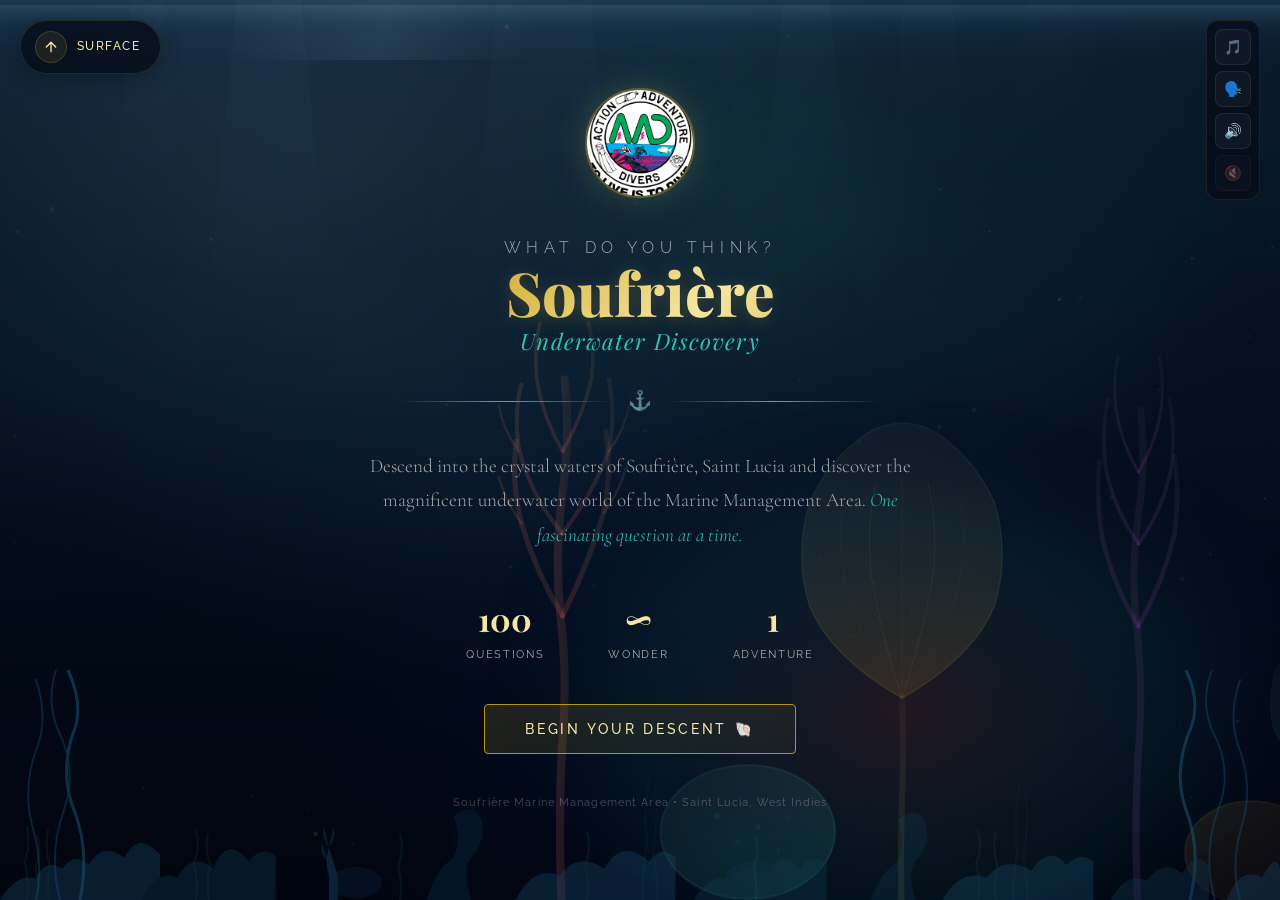
<file: game/index.html>
<!DOCTYPE html>
<html lang="en">
<head>
  <meta charset="UTF-8">
  <meta name="viewport" content="width=device-width, initial-scale=1.0">
  <title>What Do You Think? — Soufrière Underwater Discovery</title>
  <link rel="stylesheet" href="css/styles.css">
  <link rel="stylesheet" href="css/animations.css">
  <link href="https://fonts.googleapis.com/css2?family=Playfair+Display:ital,wght@0,400;0,600;0,700;0,800;1,400;1,600&family=Cormorant+Garamond:ital,wght@0,300;0,400;0,500;0,600;1,300;1,400&family=Raleway:wght@300;400;500;600&display=swap" rel="stylesheet">
</head>
<body>

  <!-- ====== MULTI-LAYER OCEAN BACKGROUND ====== -->
  <div id="ocean-bg" class="ocean-background">
    <!-- Layer 1: Deep gradient -->
    <div class="ocean-gradient"></div>

    <!-- Layer 2: Animated canvas particles (plankton, light motes) -->
    <canvas id="particles-canvas"></canvas>

    <!-- Layer 3: Volumetric light rays from surface -->
    <div class="light-rays-container">
      <div class="light-ray ray-1"></div>
      <div class="light-ray ray-2"></div>
      <div class="light-ray ray-3"></div>
      <div class="light-ray ray-4"></div>
      <div class="light-ray ray-5"></div>
      <div class="light-ray ray-6"></div>
    </div>

    <!-- Layer 4: Water surface shimmer at top -->
    <div class="water-surface">
      <svg class="surface-wave" viewBox="0 0 1440 60" preserveAspectRatio="none">
        <defs>
          <linearGradient id="waveGrad" x1="0%" y1="0%" x2="0%" y2="100%">
            <stop offset="0%" stop-color="rgba(135,206,235,0.12)"/>
            <stop offset="100%" stop-color="rgba(10,22,40,0)"/>
          </linearGradient>
        </defs>
        <path fill="url(#waveGrad)">
          <animate attributeName="d"
            values="M0,30 C180,10 360,50 540,30 C720,10 900,50 1080,30 C1260,10 1440,40 1440,30 L1440,0 L0,0 Z;
                    M0,25 C180,45 360,15 540,35 C720,55 900,15 1080,35 C1260,55 1440,20 1440,35 L1440,0 L0,0 Z;
                    M0,30 C180,10 360,50 540,30 C720,10 900,50 1080,30 C1260,10 1440,40 1440,30 L1440,0 L0,0 Z"
            dur="8s" repeatCount="indefinite"/>
        </path>
      </svg>
    </div>

    <!-- Layer 5: Caustic light patterns -->
    <div class="caustics"></div>
    <div class="caustics-2"></div>

    <!-- Layer 6: Depth haze (gets darker as you go deeper) -->
    <div class="depth-haze" id="depth-haze"></div>

    <!-- Layer 7: Bright Soufrière Coral Watermark -->
    <div class="coral-watermark">
      <svg viewBox="0 0 900 700" fill="none" xmlns="http://www.w3.org/2000/svg" class="coral-watermark-svg">
        <defs>
          <radialGradient id="wm-glow" cx="50%" cy="60%" r="55%">
            <stop offset="0%" stop-color="rgba(255,127,80,0.12)"/>
            <stop offset="60%" stop-color="rgba(46,196,182,0.06)"/>
            <stop offset="100%" stop-color="transparent"/>
          </radialGradient>
          <linearGradient id="wm-coral1" x1="0%" y1="100%" x2="100%" y2="0%">
            <stop offset="0%" stop-color="#ff6b6b" stop-opacity="0.18"/>
            <stop offset="50%" stop-color="#ff8a65" stop-opacity="0.14"/>
            <stop offset="100%" stop-color="#ffb74d" stop-opacity="0.08"/>
          </linearGradient>
          <linearGradient id="wm-coral2" x1="100%" y1="100%" x2="0%" y2="0%">
            <stop offset="0%" stop-color="#2ec4b6" stop-opacity="0.16"/>
            <stop offset="50%" stop-color="#4dd0c3" stop-opacity="0.12"/>
            <stop offset="100%" stop-color="#88d498" stop-opacity="0.06"/>
          </linearGradient>
          <linearGradient id="wm-coral3" x1="50%" y1="100%" x2="50%" y2="0%">
            <stop offset="0%" stop-color="#e040fb" stop-opacity="0.14"/>
            <stop offset="50%" stop-color="#ce93d8" stop-opacity="0.10"/>
            <stop offset="100%" stop-color="#f48fb1" stop-opacity="0.06"/>
          </linearGradient>
          <linearGradient id="wm-coral4" x1="0%" y1="0%" x2="100%" y2="100%">
            <stop offset="0%" stop-color="#ffd54f" stop-opacity="0.12"/>
            <stop offset="50%" stop-color="#ffab40" stop-opacity="0.08"/>
            <stop offset="100%" stop-color="#ff8a65" stop-opacity="0.04"/>
          </linearGradient>
          <linearGradient id="wm-fan" x1="50%" y1="100%" x2="50%" y2="0%">
            <stop offset="0%" stop-color="#d4af37" stop-opacity="0.15"/>
            <stop offset="100%" stop-color="#f5e6a3" stop-opacity="0.05"/>
          </linearGradient>
          <linearGradient id="wm-seafoam" x1="0%" y1="100%" x2="0%" y2="0%">
            <stop offset="0%" stop-color="#2ec4b6" stop-opacity="0.12"/>
            <stop offset="100%" stop-color="#88d498" stop-opacity="0.04"/>
          </linearGradient>
        </defs>

        <!-- Background glow -->
        <ellipse cx="450" cy="420" rx="400" ry="280" fill="url(#wm-glow)"/>

        <!-- === STAGHORN CORAL CLUSTER (left) === -->
        <g opacity="0.9">
          <!-- Main trunk -->
          <path d="M120,680 Q115,580 120,500 Q125,440 118,380 Q112,320 120,260 Q128,200 122,150"
                stroke="url(#wm-coral1)" stroke-width="8" stroke-linecap="round" fill="none"/>
          <!-- Branches -->
          <path d="M120,380 Q95,340 80,290 Q70,250 75,210" stroke="url(#wm-coral1)" stroke-width="5" stroke-linecap="round" fill="none"/>
          <path d="M120,380 Q145,330 160,280 Q168,240 162,200" stroke="url(#wm-coral1)" stroke-width="5" stroke-linecap="round" fill="none"/>
          <path d="M120,300 Q90,265 78,220 Q72,185 80,155" stroke="url(#wm-coral1)" stroke-width="4" stroke-linecap="round" fill="none"/>
          <path d="M120,300 Q150,260 165,220 Q172,185 165,150" stroke="url(#wm-coral1)" stroke-width="4" stroke-linecap="round" fill="none"/>
          <path d="M120,220 Q100,185 95,150 Q92,120 98,95" stroke="url(#wm-coral1)" stroke-width="3.5" stroke-linecap="round" fill="none"/>
          <path d="M120,220 Q140,185 148,150 Q152,120 145,95" stroke="url(#wm-coral1)" stroke-width="3.5" stroke-linecap="round" fill="none"/>
          <!-- Tiny branch tips -->
          <path d="M80,290 Q65,270 58,245" stroke="url(#wm-coral1)" stroke-width="2.5" stroke-linecap="round" fill="none"/>
          <path d="M160,280 Q175,260 182,235" stroke="url(#wm-coral1)" stroke-width="2.5" stroke-linecap="round" fill="none"/>
          <path d="M78,220 Q62,200 58,175" stroke="url(#wm-coral1)" stroke-width="2" stroke-linecap="round" fill="none"/>
          <path d="M165,220 Q180,200 185,175" stroke="url(#wm-coral1)" stroke-width="2" stroke-linecap="round" fill="none"/>
        </g>

        <!-- === BRAIN CORAL (center-left) === -->
        <g opacity="0.85">
          <ellipse cx="300" cy="590" rx="85" ry="65" fill="url(#wm-coral2)" stroke="url(#wm-coral2)" stroke-width="2"/>
          <!-- Brain grooves -->
          <path d="M240,580 Q260,570 280,575 Q300,580 320,570 Q340,560 360,570 Q375,578 380,590"
                stroke="rgba(10,60,80,0.15)" stroke-width="1.5" fill="none"/>
          <path d="M245,600 Q270,590 295,595 Q320,600 345,592 Q365,585 378,595"
                stroke="rgba(10,60,80,0.12)" stroke-width="1.2" fill="none"/>
          <path d="M250,618 Q275,610 300,615 Q325,620 350,612 Q368,606 375,615"
                stroke="rgba(10,60,80,0.10)" stroke-width="1" fill="none"/>
          <!-- Polyp texture dots -->
          <circle cx="270" cy="575" r="3" fill="rgba(46,196,182,0.08)"/>
          <circle cx="310" cy="585" r="2.5" fill="rgba(46,196,182,0.07)"/>
          <circle cx="340" cy="575" r="2" fill="rgba(46,196,182,0.06)"/>
          <circle cx="290" cy="600" r="2.5" fill="rgba(46,196,182,0.07)"/>
          <circle cx="330" cy="608" r="2" fill="rgba(46,196,182,0.06)"/>
        </g>

        <!-- === FAN CORAL (center) === -->
        <g opacity="0.8">
          <!-- Fan stalk -->
          <path d="M450,680 Q448,620 450,560 Q452,510 450,460"
                stroke="url(#wm-fan)" stroke-width="6" stroke-linecap="round" fill="none"/>
          <!-- Fan body -->
          <path d="M450,460 Q380,420 360,370 Q345,320 360,270 Q380,225 420,200 Q450,185 480,200 Q520,225 540,270 Q555,320 540,370 Q520,420 450,460 Z"
                fill="url(#wm-fan)" stroke="url(#wm-fan)" stroke-width="1.5"/>
          <!-- Fan veins -->
          <path d="M450,460 Q430,400 420,340 Q415,290 425,250" stroke="rgba(212,175,55,0.10)" stroke-width="1" fill="none"/>
          <path d="M450,460 Q450,400 450,340 Q450,290 450,245" stroke="rgba(212,175,55,0.08)" stroke-width="1" fill="none"/>
          <path d="M450,460 Q470,400 480,340 Q485,290 475,250" stroke="rgba(212,175,55,0.10)" stroke-width="1" fill="none"/>
          <path d="M450,460 Q410,410 395,350 Q385,300 395,260" stroke="rgba(212,175,55,0.06)" stroke-width="0.8" fill="none"/>
          <path d="M450,460 Q490,410 505,350 Q515,300 505,260" stroke="rgba(212,175,55,0.06)" stroke-width="0.8" fill="none"/>
        </g>

        <!-- === STAGHORN CORAL (right) === -->
        <g opacity="0.85">
          <path d="M680,680 Q675,590 680,510 Q685,450 678,390 Q672,340 680,280 Q688,230 682,180"
                stroke="url(#wm-coral3)" stroke-width="7" stroke-linecap="round" fill="none"/>
          <path d="M680,390 Q655,350 645,305 Q638,265 642,230" stroke="url(#wm-coral3)" stroke-width="4.5" stroke-linecap="round" fill="none"/>
          <path d="M680,390 Q705,345 715,300 Q720,260 715,225" stroke="url(#wm-coral3)" stroke-width="4.5" stroke-linecap="round" fill="none"/>
          <path d="M680,310 Q655,275 648,235 Q644,200 650,170" stroke="url(#wm-coral3)" stroke-width="3.5" stroke-linecap="round" fill="none"/>
          <path d="M680,310 Q705,275 712,235 Q716,200 710,170" stroke="url(#wm-coral3)" stroke-width="3.5" stroke-linecap="round" fill="none"/>
          <path d="M680,240 Q662,210 658,178 Q655,150 660,128" stroke="url(#wm-coral3)" stroke-width="3" stroke-linecap="round" fill="none"/>
          <path d="M680,240 Q698,210 702,178 Q705,150 700,128" stroke="url(#wm-coral3)" stroke-width="3" stroke-linecap="round" fill="none"/>
        </g>

        <!-- === SECOND BRAIN CORAL (right) === -->
        <g opacity="0.75">
          <ellipse cx="790" cy="610" rx="65" ry="50" fill="url(#wm-coral4)" stroke="url(#wm-coral4)" stroke-width="1.5"/>
          <path d="M740,600 Q760,592 780,596 Q800,600 820,594 Q835,588 845,596"
                stroke="rgba(80,50,10,0.10)" stroke-width="1.2" fill="none"/>
          <path d="M745,618 Q770,610 795,615 Q815,620 830,614"
                stroke="rgba(80,50,10,0.08)" stroke-width="1" fill="none"/>
        </g>

        <!-- === SEA FAN (far right) === -->
        <g opacity="0.65">
          <path d="M850,680 Q848,640 850,600 Q852,570 850,540"
                stroke="url(#wm-seafoam)" stroke-width="4" stroke-linecap="round" fill="none"/>
          <path d="M850,540 Q820,515 810,485 Q805,455 815,430 Q830,410 850,405 Q870,410 885,430 Q895,455 890,485 Q880,515 850,540 Z"
                fill="url(#wm-seafoam)" stroke="url(#wm-seafoam)" stroke-width="1"/>
          <path d="M850,540 Q840,500 835,465 Q832,435 840,415" stroke="rgba(46,196,182,0.06)" stroke-width="0.8" fill="none"/>
          <path d="M850,540 Q860,500 865,465 Q868,435 860,415" stroke="rgba(46,196,182,0.06)" stroke-width="0.8" fill="none"/>
        </g>

        <!-- === SEA GRASS PATCHES === -->
        <g opacity="0.5">
          <path d="M200,680 Q195,640 202,600 Q198,570 205,535" stroke="url(#wm-seafoam)" stroke-width="2.5" stroke-linecap="round" fill="none"/>
          <path d="M210,680 Q215,645 208,610 Q214,575 210,545" stroke="url(#wm-seafoam)" stroke-width="2" stroke-linecap="round" fill="none"/>
          <path d="M560,680 Q555,645 562,610 Q558,575 564,545" stroke="url(#wm-seafoam)" stroke-width="2.5" stroke-linecap="round" fill="none"/>
          <path d="M570,680 Q575,650 568,615 Q574,580 570,550" stroke="url(#wm-seafoam)" stroke-width="2" stroke-linecap="round" fill="none"/>
        </g>

        <!-- === FLOATING PARTICLES (plankton dots) === -->
        <g opacity="0.4">
          <circle cx="200" cy="200" r="2" fill="#ff8a65" opacity="0.2"/>
          <circle cx="350" cy="150" r="1.5" fill="#2ec4b6" opacity="0.18"/>
          <circle cx="520" cy="180" r="2.5" fill="#ffd54f" opacity="0.15"/>
          <circle cx="700" cy="160" r="1.8" fill="#f48fb1" opacity="0.16"/>
          <circle cx="150" cy="350" r="2" fill="#88d498" opacity="0.14"/>
          <circle cx="750" cy="320" r="1.5" fill="#ff8a65" opacity="0.18"/>
          <circle cx="400" cy="400" r="2" fill="#ce93d8" opacity="0.12"/>
          <circle cx="600" cy="380" r="1.8" fill="#2ec4b6" opacity="0.15"/>
          <circle cx="820" cy="250" r="2.2" fill="#ffd54f" opacity="0.13"/>
        </g>
      </svg>
    </div>
  </div>

  <!-- ====== FLOATING BUBBLES ====== -->
  <div id="bubbles-container"></div>

  <!-- ====== KELP SILHOUETTES ====== -->
  <div class="kelp kelp-left" aria-hidden="true">
    <svg viewBox="0 0 120 230" fill="none" xmlns="http://www.w3.org/2000/svg">
      <path class="kelp-blade" d="M40,230 Q30,180 46,140 Q62,100 44,55 Q38,30 52,0"/>
      <path class="kelp-blade thin" d="M60,230 Q72,185 56,140 Q42,100 62,60 Q74,30 64,0"/>
      <path class="kelp-blade thin" d="M84,230 Q76,195 88,155 Q98,115 82,75 Q72,45 84,10"/>
    </svg>
  </div>
  <div class="kelp kelp-right" aria-hidden="true">
    <svg viewBox="0 0 120 230" fill="none" xmlns="http://www.w3.org/2000/svg">
      <path class="kelp-blade" d="M30,230 Q42,180 26,140 Q12,100 32,55 Q40,30 26,0"/>
      <path class="kelp-blade thin" d="M55,230 Q42,185 58,140 Q74,100 52,60 Q40,30 52,0"/>
      <path class="kelp-blade thin" d="M80,230 Q70,195 82,155 Q94,115 78,75 Q68,45 80,10"/>
    </svg>
  </div>

  <!-- ====== CURSOR GLOW ====== -->
  <div id="cursor-glow" aria-hidden="true"></div>

  <!-- ====== CORAL REEF FLOOR ====== -->
  <div class="coral-floor">
    <svg class="coral-svg" viewBox="0 0 1440 200" preserveAspectRatio="none">
      <!-- Staghorn coral clusters -->
      <g class="coral-group" fill="currentColor">
        <path d="M0,200 Q20,160 40,170 Q50,140 70,155 Q85,130 100,150 Q115,115 140,140 Q155,100 180,135 L180,200 Z" class="coral-1"/>
        <path d="M160,200 Q175,155 200,168 Q215,130 240,155 Q255,105 280,145 Q295,120 310,138 L310,200 Z" class="coral-2"/>
        <!-- Brain coral -->
        <ellipse cx="400" cy="175" rx="30" ry="22" class="brain-coral"/>
        <!-- Branching coral -->
        <path d="M370,200 L370,165 Q365,145 370,125 Q375,145 380,165 L380,200 Z" class="coral-stalk"/>
        <path d="M370,125 Q360,110 365,95" class="coral-branch"/>
        <path d="M370,125 Q380,110 375,95" class="coral-branch"/>
        <path d="M370,145 Q358,135 362,118" class="coral-branch"/>
        <!-- Fan coral -->
        <path d="M480,200 Q490,155 510,140 Q520,110 510,80 Q530,60 540,80 Q550,110 530,140 Q520,155 530,200 Z" class="fan-coral"/>
        <!-- More reef -->
        <path d="M580,200 Q600,150 630,165 Q650,130 680,155 Q700,110 730,145 Q745,120 760,140 L760,200 Z" class="coral-1"/>
        <ellipse cx="850" cy="170" rx="35" ry="25" class="brain-coral"/>
        <path d="M780,200 Q800,160 820,172 Q840,140 860,165 Q880,125 900,155 Q915,130 930,148 L930,200 Z" class="coral-2"/>
        <!-- Second fan coral -->
        <path d="M980,200 Q990,160 1010,145 Q1020,115 1010,85 Q1030,65 1040,85 Q1050,115 1030,145 Q1020,160 1030,200 Z" class="fan-coral"/>
        <path d="M1060,200 Q1080,155 1110,168 Q1130,135 1160,158 Q1180,120 1200,150 Q1215,130 1230,145 L1230,200 Z" class="coral-1"/>
        <path d="M1250,200 Q1265,160 1290,172 Q1310,140 1330,162 Q1345,125 1360,152 L1360,200 Z" class="coral-2"/>
        <path d="M1380,200 Q1395,150 1420,168 Q1435,130 1440,155 L1440,200 Z" class="coral-1"/>
      </g>
      <!-- Seagrass beds -->
      <g class="seagrass" fill="none" stroke="currentColor" stroke-width="2.5" stroke-linecap="round">
        <path d="M30,200 Q33,175 28,145 Q35,120 30,95" class="grass-1"/>
        <path d="M42,200 Q45,180 40,155 Q47,130 42,108" class="grass-2"/>
        <path d="M55,200 Q52,178 56,150 Q50,125 54,100" class="grass-1"/>
        <path d="M220,200 Q224,172 218,148 Q226,122 220,100" class="grass-2"/>
        <path d="M235,200 Q232,175 236,148 Q230,125 234,105" class="grass-1"/>
        <path d="M450,200 Q453,178 448,152 Q455,128 450,105" class="grass-2"/>
        <path d="M660,200 Q664,175 658,150 Q666,125 660,102" class="grass-1"/>
        <path d="M850,200 Q853,180 848,155 Q855,130 850,108" class="grass-2"/>
        <path d="M1100,200 Q1104,172 1098,148 Q1106,122 1100,100" class="grass-1"/>
        <path d="M1120,200 Q1117,178 1122,152 Q1116,128 1120,105" class="grass-2"/>
      </g>
    </svg>
  </div>

  <!-- ====== SURFACE (BACK TO HOME) ====== -->
  <a href="../index.html" class="surface-nav" title="Return to Action Adventure Divers">
    <span class="surface-nav-icon">
      <svg width="18" height="18" viewBox="0 0 24 24" fill="none" stroke="currentColor" stroke-width="2" stroke-linecap="round" stroke-linejoin="round">
        <path d="M12 19V5"/>
        <path d="M5 12l7-7 7 7"/>
      </svg>
    </span>
    <span class="surface-nav-label">Surface</span>
  </a>

  <!-- ====== AUDIO CONTROL PANEL ====== -->
  <div id="audio-panel" class="audio-panel">
    <button class="audio-btn" id="btn-music" onclick="AudioPanel.toggleMusic()" title="Toggle Music">
      <span class="audio-icon">🎵</span>
    </button>
    <button class="audio-btn" id="btn-voice" onclick="AudioPanel.toggleVoice()" title="Toggle Voice">
      <span class="audio-icon">🗣️</span>
    </button>
    <button class="audio-btn" id="btn-sound" onclick="AudioPanel.toggleSound()" title="Toggle Sound Effects">
      <span class="audio-icon">🔊</span>
    </button>
    <button class="audio-btn" id="btn-mute-all" onclick="AudioPanel.toggleMute()" title="Mute All">
      <span class="audio-icon">🔇</span>
    </button>
  </div>

  <!-- ====== WELCOME SCREEN ====== -->
  <section id="screen-welcome" class="screen active">
    <div class="screen-content welcome-content">
      <a href="../index.html" class="welcome-logo-link" title="Back to Action Adventure Divers">
        <img src="../images/logo1.jpeg" alt="Action Adventure Divers" class="welcome-logo" />
      </a>

      <h1 class="welcome-title">
        <span class="title-line title-small">What Do You Think?</span>
        <span class="title-line title-accent">Soufrière</span>
        <span class="title-line title-sub">Underwater Discovery</span>
      </h1>

      <div class="welcome-divider">
        <span class="divider-line"></span>
        <span class="divider-icon">⚓</span>
        <span class="divider-line"></span>
      </div>

      <p class="welcome-desc">
        Descend into the crystal waters of Soufrière, Saint Lucia and discover
        the magnificent underwater world of the Marine Management Area.
        <em>One fascinating question at a time.</em>
      </p>

      <div class="welcome-stats">
        <div class="stat-item">
          <span class="stat-number">100</span>
          <span class="stat-label">Questions</span>
        </div>
        <div class="stat-item">
          <span class="stat-number">∞</span>
          <span class="stat-label">Wonder</span>
        </div>
        <div class="stat-item">
          <span class="stat-number">1</span>
          <span class="stat-label">Adventure</span>
        </div>
      </div>

      <button id="btn-start" class="btn-royal" onclick="Game.start()">
        <span class="btn-text">Begin Your Descent</span>
        <span class="btn-icon">🐚</span>
      </button>

      <p class="welcome-footer">
        Soufrière Marine Management Area • Saint Lucia, West Indies
      </p>
    </div>
  </section>

  <!-- ====== GAME SCREEN ====== -->
  <section id="screen-game" class="screen">
    <div class="screen-content game-content">
      <!-- Top HUD -->
      <div class="game-hud">
        <div class="hud-left">
          <div class="hud-item">
            <span class="hud-label">Depth</span>
            <span class="hud-value" id="hud-question">1 / 100</span>
          </div>
        </div>
        <div class="hud-center">
          <div class="depth-meter">
            <div class="depth-fill" id="depth-fill"></div>
            <div class="depth-marker" id="depth-marker"></div>
          </div>
        </div>
        <div class="hud-right">
          <div class="hud-item">
            <span class="hud-label">Discoveries</span>
            <span class="hud-value" id="hud-score">0</span>
          </div>
        </div>
      </div>

      <!-- Voice indicator -->
      <div class="voice-indicator" id="voice-indicator" style="display:none;">
        <div class="voice-waves">
          <span class="wave"></span>
          <span class="wave"></span>
          <span class="wave"></span>
          <span class="wave"></span>
          <span class="wave"></span>
        </div>
        <span class="voice-label">Speaking...</span>
      </div>

      <!-- Question Card -->
      <div class="question-stage">
        <div class="question-card-wrap">
        <div id="question-card" class="question-card">
          <!-- Category badge -->
          <div class="card-category" id="card-category">
            <span class="category-icon" id="category-icon">🐠</span>
            <span class="category-text" id="category-text">Marine Life</span>
          </div>

          <!-- Question -->
          <div class="card-question">
            <p class="question-prefix">What Do You Think?</p>
            <h2 class="question-text" id="question-text"></h2>
          </div>

          <!-- Answer options -->
          <div class="card-options" id="card-options"></div>

          <!-- Reveal section -->
          <div class="card-reveal" id="card-reveal" style="display:none;">
            <div class="reveal-header">
              <span class="reveal-icon">🌊</span>
              <span class="reveal-title">The Deep Truth</span>
            </div>
            <p class="reveal-answer" id="reveal-answer"></p>
            <p class="reveal-fact" id="reveal-fact"></p>
          </div>

          <!-- Card actions -->
          <div class="card-actions" id="card-actions">
            <button class="btn-skip" id="btn-skip" onclick="Game.skipQuestion()" title="Skip question">
              Surface Skip ↗
            </button>
          </div>
        </div>
        </div><!-- /question-card-wrap -->
      </div>

      <!-- Score streak -->
      <div class="streak-container" id="streak-container" style="display:none;">
        <div class="streak-flame">🔥</div>
        <span class="streak-count" id="streak-count">0</span>
        <span class="streak-label">streak</span>
      </div>
    </div>
  </section>

  <!-- ====== RESULTS SCREEN ====== -->
  <section id="screen-results" class="screen">
    <div class="screen-content results-content">
      <div class="results-emblem">
        <svg viewBox="0 0 140 140" class="results-crown-svg">
          <defs>
            <linearGradient id="crownGold" x1="0%" y1="0%" x2="100%" y2="100%">
              <stop offset="0%" stop-color="#d4af37"/>
              <stop offset="50%" stop-color="#f5e6a3"/>
              <stop offset="100%" stop-color="#c9a82c"/>
            </linearGradient>
          </defs>
          <circle cx="70" cy="70" r="65" fill="none" stroke="url(#crownGold)" stroke-width="1"/>
          <circle cx="70" cy="70" r="58" fill="none" stroke="url(#crownGold)" stroke-width="0.5" stroke-dasharray="4 4"/>
          <text x="70" y="80" text-anchor="middle" font-size="50" id="results-trophy">🏆</text>
        </svg>
      </div>

      <h1 class="results-title" id="results-title">Ocean Explorer</h1>
      <p class="results-subtitle" id="results-subtitle">Your journey through Soufrière's depths has revealed wonders beyond imagination.</p>

      <div class="results-stats">
        <div class="result-stat">
          <div class="result-stat-circle" id="stat-score-circle">
            <svg viewBox="0 0 100 100">
              <circle cx="50" cy="50" r="45" class="stat-ring-bg"/>
              <circle cx="50" cy="50" r="45" class="stat-ring-fill" id="stat-ring-fill"/>
            </svg>
            <div class="stat-ring-value">
              <span class="stat-pct" id="stat-pct">0%</span>
            </div>
          </div>
          <span class="result-stat-label">Correct</span>
        </div>
        <div class="result-stat">
          <span class="result-stat-number" id="stat-discoveries">0</span>
          <span class="result-stat-label">Discoveries</span>
        </div>
        <div class="result-stat">
          <span class="result-stat-number" id="stat-streak">0</span>
          <span class="result-stat-label">Best Streak</span>
        </div>
        <div class="result-stat">
          <span class="result-stat-number" id="stat-accuracy">0%</span>
          <span class="result-stat-label">Accuracy</span>
        </div>
      </div>

      <div class="results-message" id="results-message">
        <p></p>
      </div>

      <div class="results-cta">
        <div class="cta-card">
          <h3 class="cta-title">Ready to See It For Real?</h3>
          <p class="cta-text">
            The crystal waters of Soufrière are waiting to share these secrets with you.
            Book your dive adventure and witness rainbow corals, dancing fish, and the
            peaceful glide of a sea turtle.
          </p>
          <div class="cta-links">
            <a href="https://smma.org.lc" target="_blank" class="btn-royal btn-cta-primary">
              <span class="btn-text">Visit SMMA</span>
              <span class="btn-icon">🌊</span>
            </a>
            <button class="btn-royal btn-cta-secondary" onclick="Game.restart()">
              <span class="btn-text">Dive Again</span>
              <span class="btn-icon">🔄</span>
            </button>
          </div>
        </div>
      </div>

      <div class="results-footer">
        <p>Soufrière Marine Management Area • Saint Lucia, West Indies</p>
        <p class="footer-tagline">Every dive is a discovery. Every question, an invitation to wonder.</p>
      </div>
    </div>
  </section>

  <script src="js/questions.js"></script>
  <script src="js/audio.js"></script>
  <script src="js/particles.js"></script>
  <script src="js/fish.js"></script>
  <script src="js/ambience.js"></script>
  <script src="js/game.js"></script>
</body>
</html>
</file>
<file: game/css/styles.css>
﻿/* ============================================
   SOUFRIERE UNDERWATER DISCOVERY
   Regal & Elegant Underwater Theme
   ============================================ */

:root {
  --abyss: #060d1a;
  --deep-ocean: #0a1628;
  --ocean-mid: #0f2847;
  --ocean-light: #163d6b;
  --lagoon: #1a6b8a;
  --turquoise: #2ec4b6;
  --seafoam: #88d498;
  --coral-warm: #e07a5f;
  --coral-hot: #f26419;
  --gold: #d4af37;
  --gold-light: #f5e6a3;
  --gold-dark: #b8960c;
  --royal-purple: #2d1b69;
  --ivory: #faf8f0;
  --pearl: #f0ece2;
  --text-primary: #e8e6e1;
  --text-secondary: rgba(232, 230, 225, 0.7);
  --correct: #4caf50;
  --correct-glow: rgba(76, 175, 80, 0.3);
  --wrong: #ef5350;
  --wrong-glow: rgba(239, 83, 80, 0.3);
  --card-bg: rgba(10, 22, 40, 0.85);
  --card-border: rgba(212, 175, 55, 0.2);
  --font-display: 'Playfair Display', Georgia, serif;
  --font-body: 'Cormorant Garamond', Garamond, serif;
  --font-ui: 'Raleway', 'Segoe UI', sans-serif;
  --space-xs: 0.25rem;
  --space-sm: 0.5rem;
  --space-md: 1rem;
  --space-lg: 1.5rem;
  --space-xl: 2.5rem;
  --space-2xl: 4rem;
  --ease-out-expo: cubic-bezier(0.16, 1, 0.3, 1);
  --ease-in-out: cubic-bezier(0.4, 0, 0.2, 1);
}

*, *::before, *::after { margin: 0; padding: 0; box-sizing: border-box; }
html { font-size: 16px; scroll-behavior: smooth; }

body {
  font-family: var(--font-body);
  background: var(--abyss);
  color: var(--text-primary);
  min-height: 100vh;
  overflow-x: hidden;
  line-height: 1.6;
  -webkit-font-smoothing: antialiased;
}

.ocean-background {
  position: fixed; inset: 0; z-index: 0; overflow: hidden;
}
.ocean-gradient {
  position: absolute; inset: 0;
  background:
    radial-gradient(ellipse at 25% 15%, rgba(135, 206, 235, 0.1) 0%, transparent 45%),
    radial-gradient(ellipse at 65% 25%, rgba(46, 196, 182, 0.08) 0%, transparent 35%),
    radial-gradient(ellipse at 40% 50%, rgba(30, 90, 140, 0.12) 0%, transparent 40%),
    radial-gradient(ellipse at 75% 70%, rgba(26, 35, 126, 0.1) 0%, transparent 45%),
    radial-gradient(ellipse at 50% 90%, rgba(0, 20, 50, 0.3) 0%, transparent 40%),
    linear-gradient(178deg,
      #0d2137 0%,
      #0a1929 15%,
      #071422 30%,
      #050e1a 50%,
      #030a12 70%,
      #020710 85%,
      #010408 100%);
}
#particles-canvas {
  position: absolute; inset: 0; width: 100%; height: 100%; pointer-events: none;
}

/* Water surface shimmer */
.water-surface {
  position: absolute; top: 0; left: 0; width: 100%; height: 60px;
  z-index: 1; pointer-events: none;
  background: linear-gradient(180deg,
    rgba(135, 206, 235, 0.08) 0%,
    rgba(100, 180, 220, 0.04) 40%,
    transparent 100%);
}
.surface-wave {
  position: absolute; bottom: -5px; left: 0; width: 100%; height: 60px;
}

/* Volumetric light rays */
.light-rays-container {
  position: absolute; top: -10%; left: 0; width: 100%; height: 80%;
  pointer-events: none; z-index: 1;
}
.light-ray {
  position: absolute; top: 0;
  background: linear-gradient(180deg,
    rgba(200, 230, 255, 0.06) 0%,
    rgba(180, 220, 250, 0.03) 30%,
    rgba(135, 206, 235, 0.015) 60%,
    transparent 100%);
  filter: blur(2px);
}
.ray-1 {
  left: 15%; width: 12%; height: 75%;
  clip-path: polygon(35% 0%, 65% 0%, 100% 100%, 0% 100%);
  animation: lightRaySway1 10s ease-in-out infinite alternate;
  opacity: 0.7;
}
.ray-2 {
  left: 35%; width: 15%; height: 85%;
  clip-path: polygon(30% 0%, 70% 0%, 100% 100%, 0% 100%);
  animation: lightRaySway2 14s ease-in-out infinite alternate;
  opacity: 0.5;
}
.ray-3 {
  left: 58%; width: 10%; height: 65%;
  clip-path: polygon(40% 0%, 60% 0%, 100% 100%, 0% 100%);
  animation: lightRaySway3 11s ease-in-out infinite alternate;
  opacity: 0.6;
}
.ray-4 {
  left: 78%; width: 8%; height: 55%;
  clip-path: polygon(35% 0%, 65% 0%, 100% 100%, 0% 100%);
  animation: lightRaySway1 16s ease-in-out infinite alternate-reverse;
  opacity: 0.4;
}

/* Caustic patterns */
.caustics {
  position: absolute; inset: 0; pointer-events: none;
  background:
    radial-gradient(ellipse at 20% 25%, rgba(135, 206, 235, 0.04) 0%, transparent 25%),
    radial-gradient(ellipse at 55% 15%, rgba(46, 196, 182, 0.03) 0%, transparent 20%),
    radial-gradient(ellipse at 75% 35%, rgba(136, 212, 152, 0.025) 0%, transparent 18%),
    radial-gradient(ellipse at 35% 45%, rgba(100, 200, 230, 0.02) 0%, transparent 22%);
  animation: causticShift 12s ease-in-out infinite alternate;
}
.caustics-2 {
  position: absolute; inset: 0; pointer-events: none;
  background:
    radial-gradient(ellipse at 60% 30%, rgba(135, 206, 235, 0.03) 0%, transparent 22%),
    radial-gradient(ellipse at 85% 20%, rgba(46, 196, 182, 0.02) 0%, transparent 18%),
    radial-gradient(ellipse at 15% 40%, rgba(136, 212, 152, 0.02) 0%, transparent 20%);
  animation: causticShift 18s ease-in-out infinite alternate-reverse;
}

/* Depth haze overlay */
.depth-haze {
  position: absolute; inset: 0; pointer-events: none;
  background: linear-gradient(180deg,
    transparent 0%,
    rgba(0, 15, 40, 0.15) 40%,
    rgba(0, 10, 30, 0.3) 70%,
    rgba(0, 5, 20, 0.5) 100%);
  transition: opacity 2s ease;
}

/* Bright Soufrière Coral Watermark */
.coral-watermark {
  position: absolute;
  bottom: -5%;
  right: -8%;
  width: 75%;
  height: 80%;
  pointer-events: none;
  z-index: 1;
  opacity: 1;
  animation: watermarkFloat 20s ease-in-out infinite alternate;
}
.coral-watermark-svg {
  width: 100%;
  height: 100%;
  filter: blur(0.3px);
}
@keyframes watermarkFloat {
  0% { transform: translateY(0) translateX(0); }
  50% { transform: translateY(-8px) translateX(4px); }
  100% { transform: translateY(-3px) translateX(-2px); }
}

.coral-floor {
  position: fixed; bottom: 0; left: 0; width: 100%; height: 140px;
  z-index: 1; pointer-events: none; opacity: 0.35;
}
.coral-svg { width: 100%; height: 100%; }
.coral-1 { color: #1a4a6e; }
.coral-2 { color: #133a58; }
.coral-stalk { color: #1a5a7e; }
.coral-branch { color: #2ec4b6; opacity: 0.35; }
.brain-coral { fill: #163d5e; opacity: 0.6; }
.fan-coral { color: #1a6b8a; opacity: 0.4; }
.seagrass { color: #2a8a5e; opacity: 0.35; }
.grass-1 { animation: swayGrass 3.5s ease-in-out infinite alternate; }
.grass-2 { animation: swayGrass 4.5s ease-in-out infinite alternate-reverse; }

#bubbles-container {
  position: fixed; inset: 0; z-index: 2; pointer-events: none; overflow: hidden;
}
.bubble {
  position: absolute; bottom: -20px; border-radius: 50%;
  background: radial-gradient(circle at 30% 30%, rgba(255,255,255,0.15), rgba(255,255,255,0.05) 50%, transparent);
  border: 1px solid rgba(255,255,255,0.08);
  animation: bubbleRise linear forwards;
}

.screen {
  position: fixed; inset: 0; z-index: 10;
  display: flex; justify-content: center;
  opacity: 0; visibility: hidden;
  transition: opacity 0.8s var(--ease-out-expo), visibility 0.8s;
  overflow-y: auto; padding: var(--space-xl);
}
.screen.active { opacity: 1; visibility: visible; }
.screen-content {
  position: relative; z-index: 2; width: 100%; max-width: 800px; margin: auto 0;
}

.welcome-content {
  text-align: center; display: flex; flex-direction: column;
  align-items: center; gap: var(--space-lg); padding: var(--space-xl) 0;
}
.welcome-logo-link { display: inline-block; margin-bottom: var(--space-sm); text-decoration: none; transition: transform 0.3s ease; }
.welcome-logo-link:hover { transform: scale(1.05); }
.welcome-logo { width: 110px; height: 110px; border-radius: 50%; object-fit: cover; border: 2px solid rgba(212,175,55,0.4); box-shadow: 0 0 30px rgba(212,175,55,0.2); }
.welcome-emblem { width: 120px; height: 120px; margin-bottom: var(--space-sm); }
.emblem-svg {
  width: 100%; height: 100%;
  filter: drop-shadow(0 0 20px rgba(212,175,55,0.3));
}
.emblem-ring { animation: emblemRotate 30s linear infinite; transform-origin: center; }
.seahorse-path {
  stroke-dasharray: 400; stroke-dashoffset: 400;
  animation: drawSeahorse 3s var(--ease-out-expo) forwards 0.5s;
}

.welcome-title { display: flex; flex-direction: column; gap: 0.2rem; }
.title-line { display: block; line-height: 1.1; }
.title-small {
  font-family: var(--font-ui); font-size: 1rem; font-weight: 300;
  letter-spacing: 0.35em; text-transform: uppercase; color: var(--text-secondary);
}
.title-accent {
  font-family: var(--font-display); font-size: 3.8rem; font-weight: 800;
  background: linear-gradient(135deg, var(--gold) 0%, var(--gold-light) 40%, var(--gold) 80%);
  -webkit-background-clip: text; -webkit-text-fill-color: transparent;
  background-clip: text; filter: drop-shadow(0 2px 8px rgba(212,175,55,0.25));
}
.title-sub {
  font-family: var(--font-display); font-size: 1.4rem; font-weight: 400;
  font-style: italic; color: var(--turquoise); letter-spacing: 0.05em;
}

.welcome-divider {
  display: flex; align-items: center; gap: var(--space-md); width: 60%; margin: var(--space-sm) 0;
}
.divider-line {
  flex: 1; height: 1px;
  background: linear-gradient(90deg, transparent, var(--gold-dark), transparent);
}
.divider-icon { color: var(--gold); font-size: 1.2rem; opacity: 0.7; }

.welcome-desc {
  font-family: var(--font-body); font-size: 1.2rem; font-weight: 300;
  line-height: 1.8; color: var(--text-secondary); max-width: 560px;
}
.welcome-desc em { color: var(--turquoise); font-style: italic; }

.welcome-stats { display: flex; gap: var(--space-2xl); margin: var(--space-md) 0; }
.stat-item { display: flex; flex-direction: column; align-items: center; }
.stat-number {
  font-family: var(--font-display); font-size: 2rem; font-weight: 700; color: var(--gold-light);
}
.stat-label {
  font-family: var(--font-ui); font-size: 0.7rem; letter-spacing: 0.15em;
  text-transform: uppercase; color: var(--text-secondary); margin-top: 0.15rem;
}

.btn-royal {
  position: relative; display: inline-flex; align-items: center; gap: var(--space-sm);
  padding: 1rem 2.5rem;
  background: linear-gradient(135deg, rgba(212,175,55,0.15), rgba(212,175,55,0.05));
  border: 1px solid var(--gold-dark); border-radius: 4px;
  color: var(--gold-light); font-family: var(--font-ui); font-size: 0.85rem;
  font-weight: 500; letter-spacing: 0.2em; text-transform: uppercase;
  cursor: pointer; overflow: hidden;
  transition: all 0.4s var(--ease-out-expo);
}
.btn-royal::before {
  content: ''; position: absolute; inset: 0;
  background: linear-gradient(135deg, var(--gold), var(--gold-light));
  opacity: 0; transition: opacity 0.4s var(--ease-out-expo);
}
.btn-royal:hover {
  border-color: var(--gold); transform: translateY(-2px);
  box-shadow: 0 8px 30px rgba(212,175,55,0.2);
}
.btn-royal:hover::before { opacity: 0.12; }
.btn-royal:active { transform: translateY(0); }
.btn-royal .btn-text, .btn-royal .btn-icon { position: relative; z-index: 1; }

.welcome-footer {
  font-family: var(--font-ui); font-size: 0.7rem; letter-spacing: 0.1em;
  color: rgba(232,230,225,0.3); margin-top: var(--space-md);
}

/* ---- Game Screen ---- */
.game-content { display: flex; flex-direction: column; height: 100vh; max-height: 100vh; padding: var(--space-md) 0; }
.game-hud {
  display: flex; align-items: center; justify-content: space-between;
  padding: var(--space-sm) var(--space-md);
  background: rgba(10,22,40,0.6); backdrop-filter: blur(10px);
  border: 1px solid rgba(212,175,55,0.1); border-radius: 6px;
  margin-bottom: var(--space-lg); flex-shrink: 0;
}
.hud-item { display: flex; flex-direction: column; align-items: center; }
.hud-label {
  font-family: var(--font-ui); font-size: 0.6rem; letter-spacing: 0.15em;
  text-transform: uppercase; color: var(--text-secondary);
}
.hud-value {
  font-family: var(--font-display); font-size: 1.1rem; font-weight: 600; color: var(--gold-light);
}
.hud-center { flex: 1; padding: 0 var(--space-lg); }
.depth-meter {
  position: relative; height: 4px; background: rgba(255,255,255,0.06);
  border-radius: 2px; overflow: hidden;
}
.depth-fill {
  height: 100%; width: 0%;
  background: linear-gradient(90deg, var(--turquoise), var(--gold));
  border-radius: 2px; transition: width 0.6s var(--ease-out-expo);
}
.depth-marker {
  position: absolute; top: 50%; left: 0%; transform: translate(-50%, -50%);
  width: 10px; height: 10px; border-radius: 50%;
  background: var(--gold); border: 2px solid var(--abyss);
  box-shadow: 0 0 10px rgba(212,175,55,0.5);
  transition: left 0.6s var(--ease-out-expo);
}

.question-stage {
  flex: 1; display: flex; align-items: center; justify-content: center;
  min-height: 0; overflow-y: auto;
}

.question-card {
  width: 100%; max-width: 700px;
  background: var(--card-bg);
  backdrop-filter: blur(20px);
  border: 1px solid var(--card-border);
  border-radius: 12px;
  padding: var(--space-xl);
  position: relative;
  overflow: hidden;
}
.question-card::before {
  content: ''; position: absolute; top: 0; left: 0; right: 0; height: 2px;
  background: linear-gradient(90deg, transparent, var(--gold), transparent);
}

.card-category {
  display: inline-flex; align-items: center; gap: var(--space-sm);
  padding: 0.3rem 0.8rem; margin-bottom: var(--space-lg);
  background: rgba(212,175,55,0.08); border: 1px solid rgba(212,175,55,0.15);
  border-radius: 20px; font-family: var(--font-ui); font-size: 0.7rem;
  letter-spacing: 0.1em; text-transform: uppercase; color: var(--gold-light);
}
.category-icon { font-size: 0.9rem; }

.card-question { margin-bottom: var(--space-xl); }
.question-prefix {
  font-family: var(--font-ui); font-size: 0.75rem; font-weight: 500;
  letter-spacing: 0.2em; text-transform: uppercase;
  color: var(--turquoise); margin-bottom: var(--space-sm);
}
.question-text {
  font-family: var(--font-display); font-size: 1.5rem; font-weight: 600;
  line-height: 1.4; color: var(--text-primary);
}

.card-options {
  display: grid; grid-template-columns: 1fr 1fr; gap: var(--space-sm);
  margin-bottom: var(--space-lg);
}
.option-btn {
  position: relative; padding: 0.9rem 1.2rem;
  background: rgba(255,255,255,0.03);
  border: 1px solid rgba(255,255,255,0.08);
  border-radius: 8px; cursor: pointer;
  font-family: var(--font-body); font-size: 1rem;
  color: var(--text-primary); text-align: left;
  transition: all 0.3s var(--ease-in-out);
  display: flex; align-items: center; gap: var(--space-sm);
}
.option-btn:hover {
  background: rgba(212,175,55,0.06);
  border-color: rgba(212,175,55,0.2);
  transform: translateY(-1px);
}
.option-btn .option-key {
  display: inline-flex; align-items: center; justify-content: center;
  width: 24px; height: 24px; border-radius: 4px;
  background: rgba(212,175,55,0.1); border: 1px solid rgba(212,175,55,0.2);
  font-family: var(--font-ui); font-size: 0.7rem; font-weight: 600;
  color: var(--gold-light); flex-shrink: 0;
}
.option-btn.correct {
  background: rgba(76,175,80,0.12); border-color: var(--correct);
  color: #a5d6a7;
}
.option-btn.wrong {
  background: rgba(239,83,80,0.12); border-color: var(--wrong);
  color: #ef9a9a; opacity: 0.7;
}
.option-btn.disabled {
  pointer-events: none; opacity: 0.5;
}
.option-btn.correct .option-key {
  background: var(--correct); color: white;
}
.option-btn.wrong .option-key {
  background: var(--wrong); color: white;
}

.card-reveal {
  background: rgba(46,196,182,0.04);
  border: 1px solid rgba(46,196,182,0.12);
  border-radius: 8px; padding: var(--space-lg);
  margin-bottom: var(--space-lg);
  animation: revealSlideIn 0.6s var(--ease-out-expo);
}
.reveal-header {
  display: flex; align-items: center; gap: var(--space-sm);
  margin-bottom: var(--space-sm);
}
.reveal-icon { font-size: 1.2rem; }
.reveal-title {
  font-family: var(--font-ui); font-size: 0.7rem; font-weight: 600;
  letter-spacing: 0.2em; text-transform: uppercase; color: var(--turquoise);
}
.reveal-answer {
  font-family: var(--font-body); font-size: 1.15rem; line-height: 1.7;
  color: var(--text-primary); margin-bottom: var(--space-sm);
}
.reveal-fact {
  font-family: var(--font-body); font-size: 0.95rem; font-style: italic;
  line-height: 1.6; color: var(--text-secondary);
  padding-top: var(--space-sm);
  border-top: 1px solid rgba(46,196,182,0.1);
}

.card-actions { display: flex; justify-content: center; gap: var(--space-md); }
.btn-skip {
  padding: 0.5rem 1.2rem; background: transparent;
  border: 1px solid rgba(255,255,255,0.1); border-radius: 4px;
  color: var(--text-secondary); font-family: var(--font-ui); font-size: 0.7rem;
  letter-spacing: 0.1em; cursor: pointer;
  transition: all 0.3s var(--ease-in-out);
}
.btn-skip:hover { border-color: rgba(255,255,255,0.2); color: var(--text-primary); }
.btn-next {
  padding: 0.6rem 1.8rem;
  background: linear-gradient(135deg, rgba(212,175,55,0.15), rgba(212,175,55,0.05));
  border: 1px solid var(--gold-dark); border-radius: 4px;
  color: var(--gold-light); font-family: var(--font-ui); font-size: 0.75rem;
  font-weight: 500; letter-spacing: 0.15em; text-transform: uppercase;
  cursor: pointer; transition: all 0.3s var(--ease-out-expo);
}
.btn-next:hover {
  border-color: var(--gold); transform: translateY(-1px);
  box-shadow: 0 4px 20px rgba(212,175,55,0.15);
}

.streak-container {
  position: fixed; top: 80px; right: 30px; z-index: 20;
  display: flex; align-items: center; gap: var(--space-xs);
  padding: 0.5rem 1rem;
  background: rgba(10,22,40,0.8); backdrop-filter: blur(10px);
  border: 1px solid rgba(242,100,25,0.2); border-radius: 20px;
  animation: streakPulse 1s ease-in-out infinite alternate;
}
.streak-flame { font-size: 1.2rem; }
.streak-count {
  font-family: var(--font-display); font-size: 1.3rem; font-weight: 700;
  color: var(--coral-hot);
}
.streak-label {
  font-family: var(--font-ui); font-size: 0.6rem; letter-spacing: 0.1em;
  text-transform: uppercase; color: var(--text-secondary);
}

/* ---- Results Screen ---- */
.results-content {
  text-align: center; display: flex; flex-direction: column;
  align-items: center; gap: var(--space-lg); padding: var(--space-xl) 0;
}
.results-emblem { width: 140px; height: 140px; }
.results-crown-svg {
  width: 100%; height: 100%;
  filter: drop-shadow(0 0 30px rgba(212,175,55,0.4));
}
.results-title {
  font-family: var(--font-display); font-size: 2.8rem; font-weight: 800;
  background: linear-gradient(135deg, var(--gold), var(--gold-light), var(--gold));
  -webkit-background-clip: text; -webkit-text-fill-color: transparent;
  background-clip: text;
}
.results-subtitle {
  font-family: var(--font-body); font-size: 1.1rem; font-weight: 300;
  color: var(--text-secondary); max-width: 500px; font-style: italic;
}

.results-stats {
  display: flex; gap: var(--space-xl); flex-wrap: wrap; justify-content: center;
  margin: var(--space-md) 0;
}
.result-stat {
  display: flex; flex-direction: column; align-items: center; gap: var(--space-sm);
}
.result-stat-circle { position: relative; width: 90px; height: 90px; }
.result-stat-circle svg { width: 100%; height: 100%; transform: rotate(-90deg); }
.stat-ring-bg { fill: none; stroke: rgba(255,255,255,0.06); stroke-width: 4; }
.stat-ring-fill {
  fill: none; stroke: var(--gold); stroke-width: 4; stroke-linecap: round;
  stroke-dasharray: 283; stroke-dashoffset: 283;
  transition: stroke-dashoffset 1.5s var(--ease-out-expo);
}
.stat-ring-value {
  position: absolute; inset: 0; display: flex; align-items: center; justify-content: center;
}
.stat-pct {
  font-family: var(--font-display); font-size: 1.3rem; font-weight: 700; color: var(--gold-light);
}
.result-stat-number {
  font-family: var(--font-display); font-size: 2rem; font-weight: 700; color: var(--gold-light);
}
.result-stat-label {
  font-family: var(--font-ui); font-size: 0.65rem; letter-spacing: 0.15em;
  text-transform: uppercase; color: var(--text-secondary);
}

.results-message {
  max-width: 500px; padding: var(--space-lg);
  background: rgba(46,196,182,0.04); border: 1px solid rgba(46,196,182,0.1);
  border-radius: 8px;
}
.results-message p {
  font-family: var(--font-body); font-size: 1.05rem; line-height: 1.7;
  font-style: italic; color: var(--text-secondary);
}

.results-cta { width: 100%; max-width: 600px; }
.cta-card {
  padding: var(--space-xl);
  background: var(--card-bg); backdrop-filter: blur(20px);
  border: 1px solid var(--card-border); border-radius: 12px;
}
.cta-title {
  font-family: var(--font-display); font-size: 1.5rem; font-weight: 700;
  color: var(--gold-light); margin-bottom: var(--space-sm);
}
.cta-text {
  font-family: var(--font-body); font-size: 1rem; line-height: 1.7;
  color: var(--text-secondary); margin-bottom: var(--space-lg);
}
.cta-links { display: flex; gap: var(--space-md); justify-content: center; flex-wrap: wrap; }
.btn-cta-primary {
  background: linear-gradient(135deg, rgba(46,196,182,0.2), rgba(46,196,182,0.08));
  border-color: var(--turquoise); color: var(--turquoise);
}
.btn-cta-primary:hover {
  border-color: var(--turquoise);
  box-shadow: 0 8px 30px rgba(46,196,182,0.2);
}
.btn-cta-secondary {
  background: linear-gradient(135deg, rgba(212,175,55,0.1), rgba(212,175,55,0.03));
}

.results-footer {
  margin-top: var(--space-lg);
}
.results-footer p {
  font-family: var(--font-ui); font-size: 0.65rem; letter-spacing: 0.1em;
  color: rgba(232,230,225,0.3);
}
.footer-tagline {
  font-family: var(--font-body); font-size: 0.85rem; font-style: italic;
  color: rgba(232,230,225,0.25) !important; margin-top: var(--space-xs);
}

/* ---- Scrollbar ---- */
::-webkit-scrollbar { width: 4px; }
::-webkit-scrollbar-track { background: transparent; }
::-webkit-scrollbar-thumb { background: rgba(212,175,55,0.2); border-radius: 2px; }

/* ---- Responsive ---- */
@media (max-width: 768px) {
  .title-accent { font-size: 2.6rem; }
  .title-sub { font-size: 1.1rem; }
  .welcome-stats { gap: var(--space-xl); }
  .stat-number { font-size: 1.5rem; }
  .card-options { grid-template-columns: 1fr; }
  .question-text { font-size: 1.2rem; }
  .question-card { padding: var(--space-lg); }
  .results-stats { gap: var(--space-md); }
  .hud-center { display: none; }
  .audio-panel { bottom: 10px; right: 10px; }
}

/* ============================================
   SURFACE NAV — Back to Home
   ============================================ */
.surface-nav {
  position: fixed;
  top: 20px;
  left: 20px;
  z-index: 50;
  display: flex;
  align-items: center;
  gap: 10px;
  padding: 10px 20px 10px 14px;
  background: rgba(6, 13, 26, 0.85);
  backdrop-filter: blur(15px);
  -webkit-backdrop-filter: blur(15px);
  border: 1px solid rgba(212, 175, 55, 0.15);
  border-radius: 30px;
  text-decoration: none;
  color: var(--text-primary);
  font-family: var(--font-ui);
  font-size: 0.75rem;
  font-weight: 500;
  letter-spacing: 0.12em;
  text-transform: uppercase;
  transition: all 0.4s var(--ease-out-expo);
  box-shadow: 0 4px 20px rgba(0, 0, 0, 0.3);
  animation: fadeInUp 0.6s var(--ease-out-expo) 0.3s both;
}
.surface-nav:hover {
  background: rgba(212, 175, 55, 0.12);
  border-color: rgba(212, 175, 55, 0.4);
  transform: translateY(-2px);
  box-shadow: 0 8px 30px rgba(212, 175, 55, 0.15);
}
.surface-nav-icon {
  display: flex;
  align-items: center;
  justify-content: center;
  width: 32px;
  height: 32px;
  background: rgba(212, 175, 55, 0.1);
  border: 1px solid rgba(212, 175, 55, 0.2);
  border-radius: 50%;
  transition: all 0.3s ease;
  flex-shrink: 0;
}
.surface-nav:hover .surface-nav-icon {
  background: rgba(212, 175, 55, 0.2);
  border-color: rgba(212, 175, 55, 0.4);
}
.surface-nav-icon svg {
  width: 16px;
  height: 16px;
  color: var(--gold-light);
  transition: transform 0.3s var(--ease-out-expo);
}
.surface-nav:hover .surface-nav-icon svg {
  transform: translateY(-2px);
}
.surface-nav-label {
  color: var(--gold-light);
  font-weight: 500;
}
@media (max-width: 768px) {
  .surface-nav {
    top: 12px;
    left: 12px;
    padding: 8px 16px 8px 10px;
    font-size: 0.7rem;
    gap: 8px;
  }
  .surface-nav-icon {
    width: 28px;
    height: 28px;
  }
  .surface-nav-icon svg {
    width: 14px;
    height: 14px;
  }
}
@media (max-width: 400px) {
  .surface-nav-label { display: none; }
  .surface-nav { padding: 10px; border-radius: 50%; }
}

/* ============================================
   AUDIO CONTROL PANEL
   ============================================ */
.audio-panel {
  position: fixed; top: 20px; right: 20px; z-index: 50;
  display: flex; flex-direction: column; gap: 6px;
  padding: 8px; border-radius: 12px;
  background: rgba(6, 13, 26, 0.85);
  backdrop-filter: blur(15px);
  border: 1px solid rgba(212, 175, 55, 0.12);
  animation: fadeInUp 0.4s var(--ease-out-expo);
}
.audio-btn {
  width: 36px; height: 36px; border-radius: 8px;
  background: rgba(255, 255, 255, 0.04);
  border: 1px solid rgba(255, 255, 255, 0.08);
  cursor: pointer; display: flex; align-items: center; justify-content: center;
  transition: all 0.2s ease;
}
.audio-btn:hover {
  background: rgba(212, 175, 55, 0.1);
  border-color: rgba(212, 175, 55, 0.3);
}
.audio-btn.muted {
  opacity: 0.35;
  border-color: rgba(239, 83, 80, 0.2);
}
.audio-icon { font-size: 0.9rem; }

@media (max-width: 768px) {
  .audio-panel {
    top: 10px; right: 10px; padding: 6px; gap: 4px;
  }
  .audio-btn { width: 32px; height: 32px; }
  .audio-icon { font-size: 0.8rem; }
}

/* ============================================
   VOICE INDICATOR
   ============================================ */
.voice-indicator {
  position: absolute; top: 60px; left: 50%; transform: translateX(-50%);
  display: flex; align-items: center; gap: 8px;
  padding: 6px 16px; border-radius: 20px;
  background: rgba(46, 196, 182, 0.1);
  border: 1px solid rgba(46, 196, 182, 0.2);
  z-index: 30;
  animation: fadeInUp 0.3s ease;
}
.voice-waves {
  display: flex; align-items: center; gap: 2px; height: 16px;
}
.wave {
  display: block; width: 3px; height: 4px;
  background: var(--turquoise); border-radius: 2px;
  animation: voiceWave 0.8s ease-in-out infinite;
}
.wave:nth-child(2) { animation-delay: 0.1s; height: 8px; }
.wave:nth-child(3) { animation-delay: 0.2s; height: 12px; }
.wave:nth-child(4) { animation-delay: 0.3s; height: 8px; }
.wave:nth-child(5) { animation-delay: 0.4s; height: 4px; }

@keyframes voiceWave {
  0%, 100% { transform: scaleY(0.5); }
  50% { transform: scaleY(1.2); }
}

.voice-label {
  font-family: var(--font-ui); font-size: 0.65rem;
  letter-spacing: 0.1em; text-transform: uppercase;
  color: var(--turquoise);
}

/* ============================================
   FISH SWIMMING ANIMATION
   ============================================ */
@keyframes fishSwim {
  0% {
    transform: translateX(0);
  }
  100% {
    transform: translateX(calc(100vw + 160px));
  }
}

.swimming-fish {
  will-change: transform;
}

/* ============================================
   ENHANCED CARD STYLES
   ============================================ */
.question-card {
  border: 1px solid rgba(212, 175, 55, 0.12);
  box-shadow:
    0 4px 30px rgba(0, 0, 0, 0.3),
    inset 0 1px 0 rgba(212, 175, 55, 0.08),
    0 0 60px rgba(46, 196, 182, 0.03);
}

.option-btn {
  transition: all 0.3s var(--ease-in-out);
  border: 1px solid rgba(255, 255, 255, 0.06);
  background: rgba(255, 255, 255, 0.02);
}
.option-btn:hover {
  background: rgba(46, 196, 182, 0.06);
  border-color: rgba(46, 196, 182, 0.15);
  transform: translateY(-1px);
  box-shadow: 0 4px 15px rgba(0, 0, 0, 0.15);
}

/* ============================================
   ENHANCED GAME HUD
   ============================================ */
.game-hud {
  background: rgba(6, 13, 26, 0.75);
  border: 1px solid rgba(212, 175, 55, 0.08);
  box-shadow: 0 4px 20px rgba(0, 0, 0, 0.3);
}

/* ============================================
   LIVE INTERFACE ENHANCEMENTS
   ============================================ */

/* Ocean gradient breathes and drifts slowly */
.ocean-gradient {
  animation: oceanBreath 26s ease-in-out infinite;
}

/* Extra volumetric rays */
.ray-5 {
  left: 8%; width: 7%; height: 60%;
  clip-path: polygon(40% 0%, 60% 0%, 100% 100%, 0% 100%);
  animation: lightRaySway5 13s ease-in-out infinite alternate;
  opacity: 0.5;
}
.ray-6 {
  left: 68%; width: 9%; height: 72%;
  clip-path: polygon(35% 0%, 65% 0%, 100% 100%, 0% 100%);
  animation: lightRaySway4 12s ease-in-out infinite alternate;
  opacity: 0.45;
}

/* Water surface shimmer sweep */
.water-surface::after {
  content: '';
  position: absolute; top: 0; bottom: 0; left: 0; width: 60%;
  background: linear-gradient(100deg,
    transparent 30%, rgba(200, 240, 255, 0.07) 50%, transparent 70%);
  animation: surfaceSweep 9s ease-in-out infinite;
  pointer-events: none;
}

/* Bubble highlight glint */
.bubble::after {
  content: '';
  position: absolute; top: 22%; left: 26%;
  width: 32%; height: 32%; border-radius: 50%;
  background: rgba(255, 255, 255, 0.35);
}

/* Cursor glow that follows the pointer */
#cursor-glow {
  position: fixed; top: 0; left: 0;
  width: 340px; height: 340px;
  border-radius: 50%;
  pointer-events: none; z-index: 60;
  background: radial-gradient(circle,
    rgba(46, 196, 182, 0.10) 0%,
    rgba(212, 175, 55, 0.05) 40%,
    transparent 70%);
  mix-blend-mode: screen;
  transform: translate(-50%, -50%);
  animation: cursorBreath 4s ease-in-out infinite;
  opacity: 0;
  transition: opacity 0.6s ease;
  will-change: transform;
}
body.cursor-active #cursor-glow { opacity: 1; }

/* Click ripple rings */
.ripple {
  position: fixed; width: 44px; height: 44px;
  margin: -22px 0 0 -22px;
  border-radius: 50%; pointer-events: none; z-index: 70;
  animation: rippleRing 0.7s ease-out forwards;
}
.ripple.gold { border: 2px solid rgba(212, 175, 55, 0.55); }
.ripple.teal { border: 2px solid rgba(46, 196, 182, 0.5); }

/* Gold title shimmer */
.title-accent {
  background-size: 200% auto;
  animation: goldShimmer 7s linear infinite;
}

/* Logo gentle bob (hover scale stays on the link) */
.welcome-logo { animation: floatBob 5s ease-in-out infinite; }

/* Anchor divider bobs */
.divider-icon {
  display: inline-block;
  animation: floatBob 3.5s ease-in-out infinite;
}

/* Royal button sheen sweep */
.btn-royal::after {
  content: '';
  position: absolute; top: -10%; bottom: -10%; left: 0;
  width: 40%;
  background: linear-gradient(90deg, transparent, rgba(255, 255, 255, 0.22), transparent);
  transform: translateX(-130%) skewX(-18deg);
  pointer-events: none;
}
.btn-royal:hover::after { animation: btnSheen 0.9s var(--ease-out-expo); }
.btn-next::after {
  content: '';
  position: absolute; top: -10%; bottom: -10%; left: 0;
  width: 40%;
  background: linear-gradient(90deg, transparent, rgba(255, 255, 255, 0.18), transparent);
  transform: translateX(-130%) skewX(-18deg);
  pointer-events: none;
}
.btn-next:hover::after { animation: btnSheen 0.9s var(--ease-out-expo); }

/* Option button press + correct pop */
.option-btn:active { transform: scale(0.97); }
.option-btn.correct {
  animation: optionPop 0.45s var(--ease-out-expo);
  box-shadow: 0 0 26px rgba(76, 175, 80, 0.22);
}

/* Depth meter: animated gradient + pulsing marker */
.depth-fill {
  background-size: 200% 100%;
  background: linear-gradient(90deg, var(--turquoise), var(--gold), var(--turquoise)) 0 0 / 200% 100%;
  animation: goldShimmer 5s linear infinite;
}
.depth-marker { animation: markerPulse 2.2s ease-in-out infinite; }

/* HUD value pop (toggled by JS) */
.hud-pop { animation: hudPop 0.45s var(--ease-out-expo); }
.hud-anim { animation: riseIn 0.6s var(--ease-out-expo) both; }

/* Streak flame flickers, count pops */
.streak-flame {
  display: inline-block;
  animation: flameFlicker 1s ease-in-out infinite;
  transform-origin: 50% 80%;
}
.streak-count.pop { animation: countPop 0.4s var(--ease-out-expo); }

/* Trophy glow pulse on results */
.results-crown-svg { animation: trophyGlow 3.2s ease-in-out infinite; }
.results-emblem { animation: floatBob 4.5s ease-in-out infinite; }

/* Results stat numbers pop (toggled by JS) */
.stat-pop { animation: countPop 0.5s var(--ease-out-expo); }
.result-stat { transition: transform 0.4s var(--ease-out-expo); }
.result-stat:hover { transform: translateY(-4px); }

/* ---- Question card: sway wrapper + 3D tilt ---- */
.question-card-wrap {
  position: relative;
  width: 100%; max-width: 700px;
  perspective: 1200px;
  animation: underwaterSway 7s ease-in-out infinite;
}
.question-card-wrap::before {
  content: '';
  position: absolute; top: 50%; left: 50%;
  width: 112%; height: 124%;
  background: radial-gradient(ellipse at center,
    rgba(46, 196, 182, 0.10) 0%,
    rgba(212, 175, 55, 0.05) 45%,
    transparent 70%);
  filter: blur(26px);
  pointer-events: none;
  animation: cardAura 9s ease-in-out infinite;
}
.question-card {
  transform: rotateX(var(--tilt-x, 0deg)) rotateY(var(--tilt-y, 0deg));
  transition: transform 0.35s var(--ease-out-expo), box-shadow 0.35s ease;
  will-change: transform;
}

/* Kelp silhouettes swaying at the edges */
.kelp {
  position: fixed; bottom: 0; z-index: 1;
  pointer-events: none; opacity: 0.5;
}
.kelp-left  { left: 0;  transform-origin: bottom left;  animation: kelpSway 7s ease-in-out infinite alternate; }
.kelp-right { right: 0; transform-origin: bottom right; animation: kelpSway2 8s ease-in-out infinite alternate; }
.kelp svg { display: block; height: 230px; width: 120px; }
.kelp-left svg { transform: scaleX(-1); }
.kelp-blade { stroke: #1a5a7e; stroke-width: 3; fill: none; stroke-linecap: round; }
.kelp-blade.thin { stroke-width: 2; opacity: 0.7; }

/* Screen entrance stagger (replayed by ambience.js) */
.replay-entrances .screen-content > * {
  animation: riseIn 0.7s var(--ease-out-expo) both;
}
.replay-entrances .screen-content > *:nth-child(2) { animation-delay: 0.08s; }
.replay-entrances .screen-content > *:nth-child(3) { animation-delay: 0.16s; }
.replay-entrances .screen-content > *:nth-child(4) { animation-delay: 0.24s; }
.replay-entrances .screen-content > *:nth-child(5) { animation-delay: 0.32s; }
.replay-entrances .screen-content > *:nth-child(6) { animation-delay: 0.40s; }
.replay-entrances .screen-content > *:nth-child(7) { animation-delay: 0.48s; }
.replay-entrances .screen-content > *:nth-child(8) { animation-delay: 0.56s; }
.replay-entrances .screen-content > *:nth-child(9) { animation-delay: 0.64s; }
.replay-entrances .screen-content > *:nth-child(10) { animation-delay: 0.72s; }
.replay-entrances .screen-content > *:nth-child(11) { animation-delay: 0.80s; }
.replay-entrances .screen-content > *:nth-child(12) { animation-delay: 0.88s; }

/* Welcome logo ring glows softly */
.welcome-logo {
  box-shadow:
    0 0 30px rgba(212, 175, 55, 0.2),
    0 0 60px rgba(46, 196, 182, 0.08);
}

@media (max-width: 768px) {
  #cursor-glow { display: none; }
  .kelp svg { height: 150px; width: 80px; }
}
</file>
<file: game/css/animations.css>
﻿/* ============================================
   ANIMATIONS — Caribbean Underwater Ambiance
   ============================================ */

/* Light ray animations - volumetric Caribbean sunlight */
@keyframes lightRaySway1 {
  0% { transform: translateX(-3%) skewX(-1.5deg) scaleX(0.95); opacity: 0.6; }
  50% { transform: translateX(2%) skewX(1deg) scaleX(1.05); opacity: 0.8; }
  100% { transform: translateX(4%) skewX(2deg) scaleX(0.98); opacity: 0.65; }
}
@keyframes lightRaySway2 {
  0% { transform: translateX(2%) skewX(1deg) scaleX(1.02); opacity: 0.5; }
  50% { transform: translateX(-3%) skewX(-2deg) scaleX(0.96); opacity: 0.7; }
  100% { transform: translateX(1%) skewX(0.5deg) scaleX(1.01); opacity: 0.55; }
}
@keyframes lightRaySway3 {
  0% { transform: translateX(-2%) skewX(-1deg); opacity: 0.55; }
  100% { transform: translateX(3%) skewX(1.5deg); opacity: 0.75; }
}

@keyframes causticShift {
  0% { transform: scale(1) translateY(0) rotate(0deg); }
  50% { transform: scale(1.03) translateY(-5px) rotate(0.5deg); }
  100% { transform: scale(1.06) translateY(-12px) rotate(-0.5deg); }
}

@keyframes swayGrass {
  0% { transform: skewX(-4deg) translateX(-3px) scaleY(1.02); }
  100% { transform: skewX(4deg) translateX(3px) scaleY(0.98); }
}

@keyframes bubbleRise {
  0% {
    transform: translateY(0) translateX(0) scale(1);
    opacity: 0.6;
  }
  15% { transform: translateY(-15vh) translateX(8px) scale(1.01); }
  35% { transform: translateY(-35vh) translateX(-6px) scale(1.02); }
  55% { transform: translateY(-55vh) translateX(10px) scale(0.99); }
  75% { transform: translateY(-75vh) translateX(-4px) scale(1.01); }
  100% {
    transform: translateY(-110vh) translateX(3px) scale(0.95);
    opacity: 0;
  }
}

@keyframes emblemRotate {
  0% { transform: rotate(0deg); }
  100% { transform: rotate(360deg); }
}

@keyframes drawSeahorse {
  to { stroke-dashoffset: 0; }
}

@keyframes revealSlideIn {
  0% {
    opacity: 0; transform: translateY(15px);
  }
  100% {
    opacity: 1; transform: translateY(0);
  }
}

@keyframes streakPulse {
  0% { box-shadow: 0 0 10px rgba(242,100,25,0.1); }
  100% { box-shadow: 0 0 25px rgba(242,100,25,0.3); }
}

@keyframes cardEnter {
  0% {
    opacity: 0; transform: translateY(40px) scale(0.96);
    filter: blur(3px);
  }
  60% {
    filter: blur(0);
  }
  100% {
    opacity: 1; transform: translateY(0) scale(1);
    filter: blur(0);
  }
}

@keyframes cardExit {
  0% {
    opacity: 1; transform: translateY(0) scale(1);
  }
  100% {
    opacity: 0; transform: translateY(-40px) scale(0.96);
  }
}

@keyframes shimmer {
  0% { background-position: -200% center; }
  100% { background-position: 200% center; }
}

@keyframes correctFlash {
  0% { box-shadow: 0 0 0 0 rgba(76,175,80,0.4); }
  30% { box-shadow: 0 0 40px 10px rgba(76,175,80,0.2); }
  100% { box-shadow: 0 0 0 0 rgba(76,175,80,0); }
}

@keyframes wrongShake {
  0%, 100% { transform: translateX(0); }
  10%, 30%, 50%, 70%, 90% { transform: translateX(-5px); }
  20%, 40%, 60%, 80% { transform: translateX(5px); }
}

@keyframes floatUp {
  0% { opacity: 1; transform: translateY(0) scale(1); }
  50% { opacity: 1; transform: translateY(-40px) scale(1.2); }
  100% { opacity: 0; transform: translateY(-80px) scale(1.4); }
}

@keyframes fadeInUp {
  0% { opacity: 0; transform: translateY(20px); }
  100% { opacity: 1; transform: translateY(0); }
}

@keyframes gentlePulse {
  0%, 100% { opacity: 0.5; }
  50% { opacity: 0.8; }
}

@keyframes shimmerGold {
  0% { background-position: -200% center; }
  100% { background-position: 200% center; }
}

/* Water shimmer effect on surface */
@keyframes waterShimmer {
  0%, 100% { opacity: 0.5; transform: translateX(0); }
  25% { opacity: 0.8; transform: translateX(5px); }
  50% { opacity: 0.6; transform: translateX(-3px); }
  75% { opacity: 0.9; transform: translateX(2px); }
}

/* Underwater sway for cards */
@keyframes underwaterSway {
  0%, 100% { transform: translateY(0) rotate(0deg); }
  25% { transform: translateY(-2px) rotate(0.1deg); }
  75% { transform: translateY(2px) rotate(-0.1deg); }
}

/* Score popup */
.score-popup {
  position: fixed; z-index: 100;
  font-family: var(--font-display); font-size: 1.5rem; font-weight: 700;
  color: var(--gold-light); pointer-events: none;
  animation: floatUp 1.2s var(--ease-out-expo) forwards;
  text-shadow: 0 0 25px rgba(212,175,55,0.6), 0 0 50px rgba(212,175,55,0.3);
}

.score-popup.wrong {
  color: var(--wrong);
  text-shadow: 0 0 25px rgba(239,83,80,0.6), 0 0 50px rgba(239,83,80,0.3);
}

/* Card animation classes */
.card-entering {
  animation: cardEnter 0.6s var(--ease-out-expo) forwards;
}

.card-exiting {
  animation: cardExit 0.4s var(--ease-out-expo) forwards;
}

.card-correct {
  animation: correctFlash 0.8s ease-out;
}

.card-wrong {
  animation: wrongShake 0.5s ease-out;
}

/* Ambient underwater sway lives on the tilt wrapper so
   the card itself can receive pointer-tilt transforms */
.question-card-wrap {
  animation: underwaterSway 7s ease-in-out infinite;
}

/* ============================================
   LIVE INTERFACE ENHANCEMENTS
   ============================================ */

/* Ocean gradient slowly breathes and drifts */
@keyframes oceanBreath {
  0%   { transform: scale(1) translateY(0); }
  50%  { transform: scale(1.04) translateY(-1.5%); }
  100% { transform: scale(1) translateY(0); }
}

/* Extra volumetric rays */
@keyframes lightRaySway4 {
  0%   { transform: translateX(0) skewX(0.5deg) scaleX(1); opacity: 0.35; }
  50%  { transform: translateX(-4%) skewX(-2deg) scaleX(0.94); opacity: 0.55; }
  100% { transform: translateX(1%) skewX(1deg) scaleX(1.03); opacity: 0.4; }
}
@keyframes lightRaySway5 {
  0%   { transform: translateX(3%) skewX(-1.2deg); opacity: 0.45; }
  100% { transform: translateX(-2%) skewX(1.8deg); opacity: 0.65; }
}

/* Animated gold shimmer for gradient text */
@keyframes goldShimmer {
  0%   { background-position: 200% center; }
  100% { background-position: -200% center; }
}

/* Button sheen sweep */
@keyframes btnSheen {
  0%   { transform: translateX(-130%) skewX(-18deg); }
  100% { transform: translateX(230%) skewX(-18deg); }
}

/* Gentle bob for the logo, anchor, emblem */
@keyframes floatBob {
  0%, 100% { transform: translateY(0); }
  50%      { transform: translateY(-7px); }
}

/* Streak flame flicker */
@keyframes flameFlicker {
  0%, 100% { transform: scale(1) rotate(-3deg); filter: drop-shadow(0 0 6px rgba(242,100,25,0.6)); }
  25%      { transform: scale(1.12) rotate(3deg);  filter: drop-shadow(0 0 12px rgba(242,100,25,0.9)); }
  50%      { transform: scale(0.96) rotate(-2deg); filter: drop-shadow(0 0 8px rgba(255,180,80,0.7)); }
  75%      { transform: scale(1.08) rotate(2deg);  filter: drop-shadow(0 0 14px rgba(242,100,25,0.8)); }
}

/* Streak count pop when it grows */
@keyframes countPop {
  0%   { transform: scale(1); }
  40%  { transform: scale(1.45); }
  100% { transform: scale(1); }
}

/* HUD value pop */
@keyframes hudPop {
  0%   { transform: translateY(0) scale(1); }
  40%  { transform: translateY(-4px) scale(1.25); }
  100% { transform: translateY(0) scale(1); }
}

/* Trophy glow pulse on results */
@keyframes trophyGlow {
  0%, 100% { filter: drop-shadow(0 0 18px rgba(212,175,55,0.35)); transform: scale(1); }
  50%      { filter: drop-shadow(0 0 42px rgba(212,175,55,0.7));  transform: scale(1.06); }
}

/* Click ripple rings */
@keyframes rippleRing {
  0%   { transform: scale(0.3); opacity: 0.55; }
  100% { transform: scale(2.4); opacity: 0; }
}

/* Cursor glow breathing (opacity only; JS owns the transform) */
@keyframes cursorBreath {
  0%, 100% { opacity: 0.5; }
  50%      { opacity: 0.85; }
}

/* Correct option pop */
@keyframes optionPop {
  0%   { transform: scale(1); }
  45%  { transform: scale(1.06); }
  100% { transform: scale(1); }
}

/* Depth marker pulse */
@keyframes markerPulse {
  0%, 100% { box-shadow: 0 0 6px rgba(212,175,55,0.5); }
  50%      { box-shadow: 0 0 18px rgba(212,175,55,0.95); }
}

/* Kelp/seaweed sway at the edges */
@keyframes kelpSway {
  0%, 100% { transform: rotate(-4deg); }
  50%      { transform: rotate(5deg); }
}
@keyframes kelpSway2 {
  0%, 100% { transform: rotate(5deg); }
  50%      { transform: rotate(-4deg); }
}

/* Screen entrance stagger */
@keyframes riseIn {
  0%   { opacity: 0; transform: translateY(26px); }
  100% { opacity: 1; transform: translateY(0); }
}

/* Shimmer sweep across the water surface */
@keyframes surfaceSweep {
  0%   { transform: translateX(-60%); opacity: 0; }
  30%  { opacity: 0.7; }
  70%  { opacity: 0.5; }
  100% { transform: translateX(160%); opacity: 0; }
}

/* Warm glow that drifts behind the question card */
@keyframes cardAura {
  0%, 100% { opacity: 0.35; transform: translate(-50%, -50%) scale(1); }
  50%      { opacity: 0.6;  transform: translate(-46%, -54%) scale(1.12); }
}

/* Respect reduced motion preferences */
@media (prefers-reduced-motion: reduce) {
  *,
  *::before,
  *::after {
    animation-duration: 0.01ms !important;
    animation-iteration-count: 1 !important;
    transition-duration: 0.01ms !important;
  }
}
</file>
